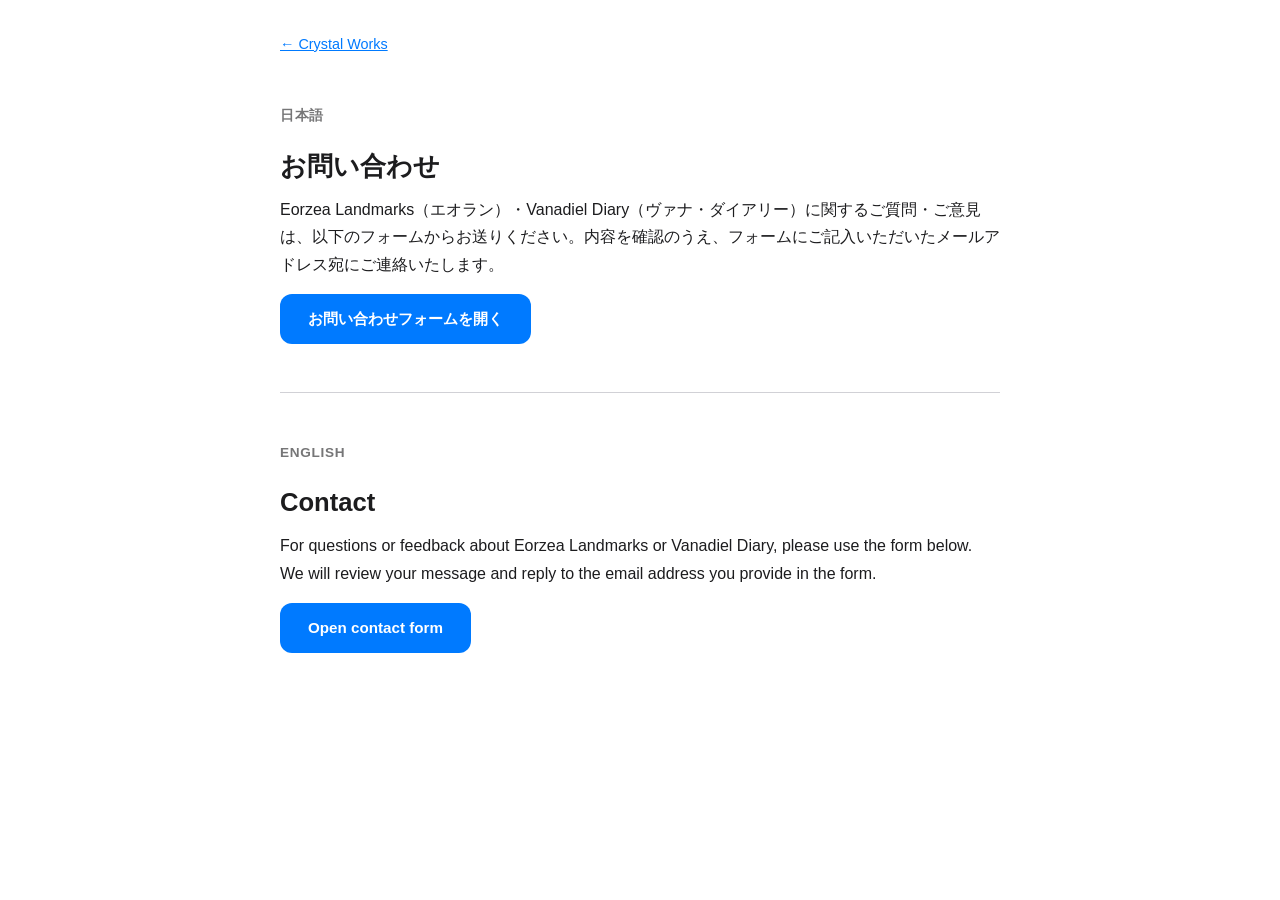
<file: contact.html>
<!doctype html>
<html lang="ja">
<head>
<meta charset="utf-8">
<meta name="viewport" content="width=device-width, initial-scale=1">
<title>お問い合わせ / Contact — Crystal Works</title>
<meta name="description" content="Eorzea Landmarks・Vanadiel Diaryに関するお問い合わせ">
<link rel="stylesheet" href="./style.css">
<link rel="icon" type="image/png" sizes="32x32" href="./favicon-32.png">
<link rel="apple-touch-icon" href="./apple-touch-icon.png">
</head>
<body>
<div class="nav"><a href="./">← Crystal Works</a></div>

<h2 class="lang-label">日本語</h2>
<h1>お問い合わせ</h1>
<p>Eorzea Landmarks（エオラン）・Vanadiel Diary（ヴァナ・ダイアリー）に関するご質問・ご意見は、以下のフォームからお送りください。内容を確認のうえ、フォームにご記入いただいたメールアドレス宛にご連絡いたします。</p>
<p><a class="cta" href="https://forms.gle/iPcC2mJ2RE4CngVE8" target="_blank" rel="noopener">お問い合わせフォームを開く</a></p>

<hr>

<h2 class="lang-label">English</h2>
<h1>Contact</h1>
<p>For questions or feedback about Eorzea Landmarks or Vanadiel Diary, please use the form below. We will review your message and reply to the email address you provide in the form.</p>
<p><a class="cta" href="https://forms.gle/iPcC2mJ2RE4CngVE8" target="_blank" rel="noopener">Open contact form</a></p>

</body>
</html>
</file>
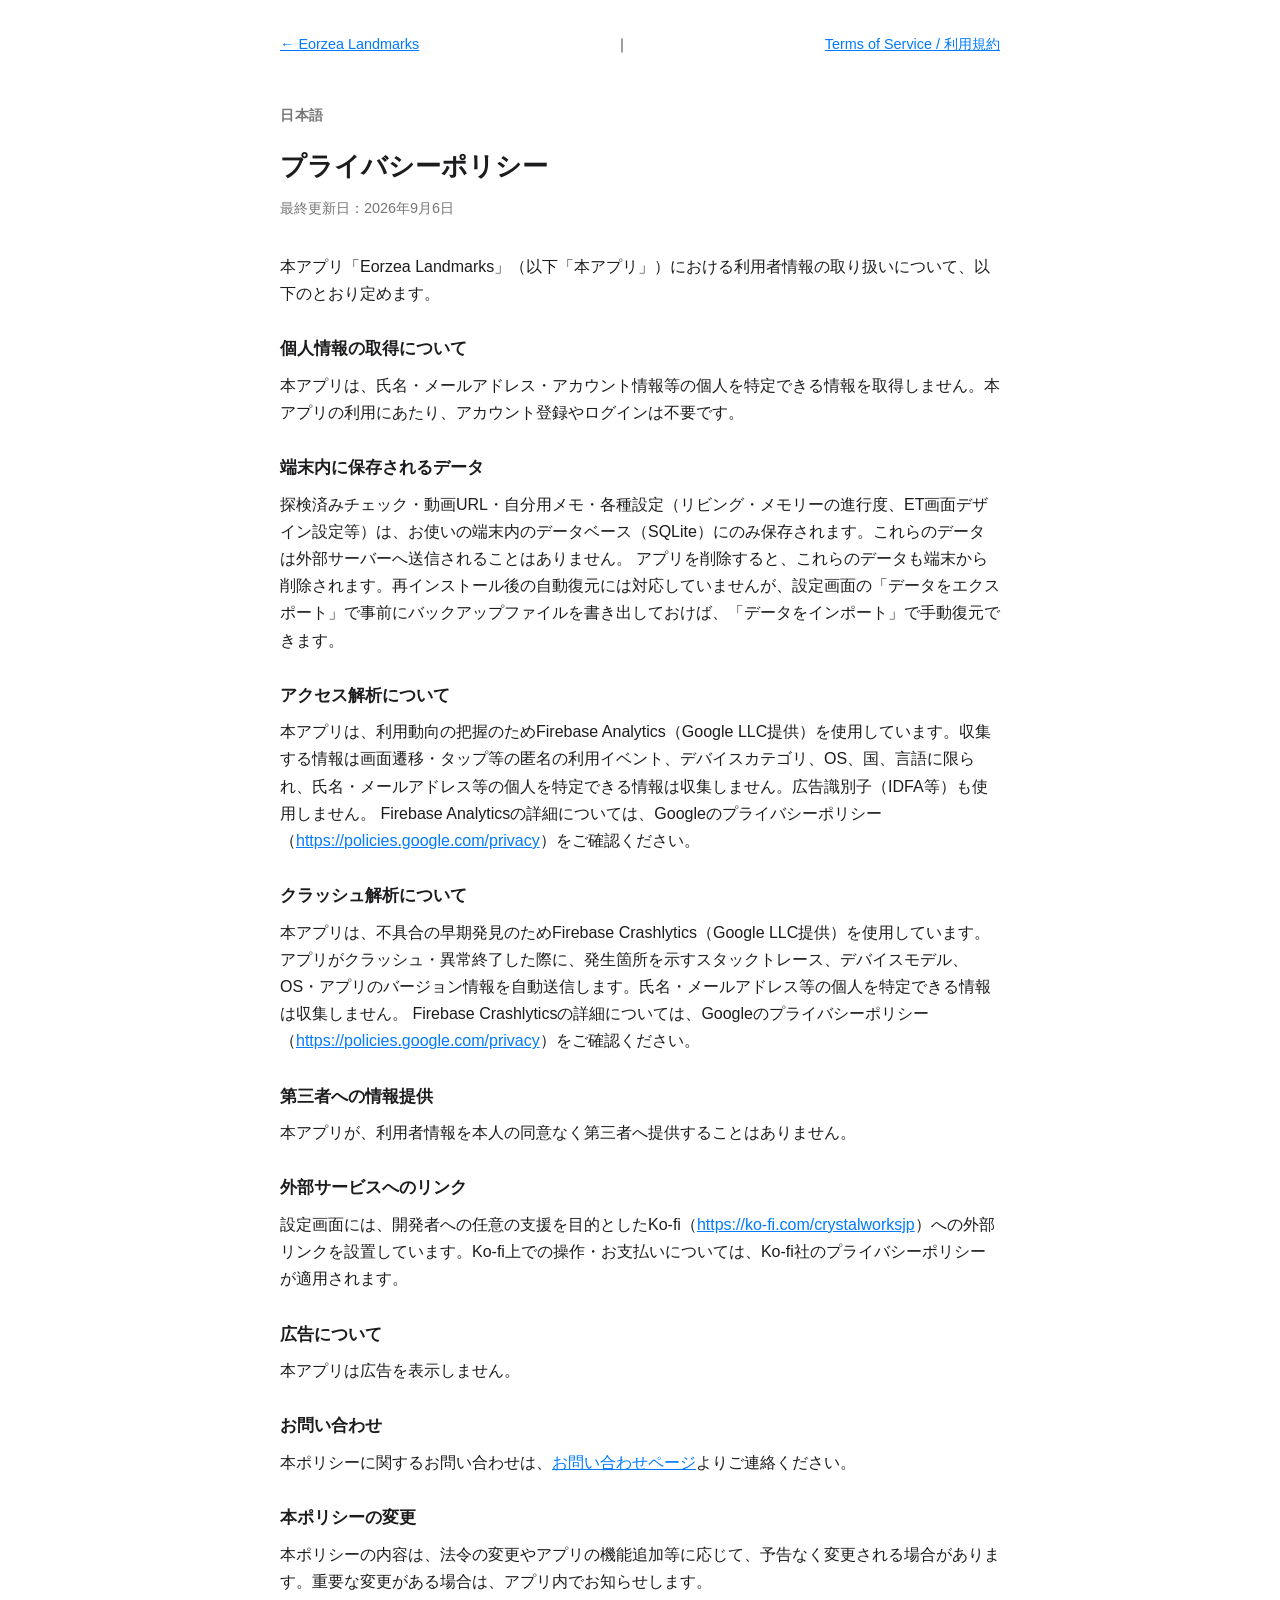
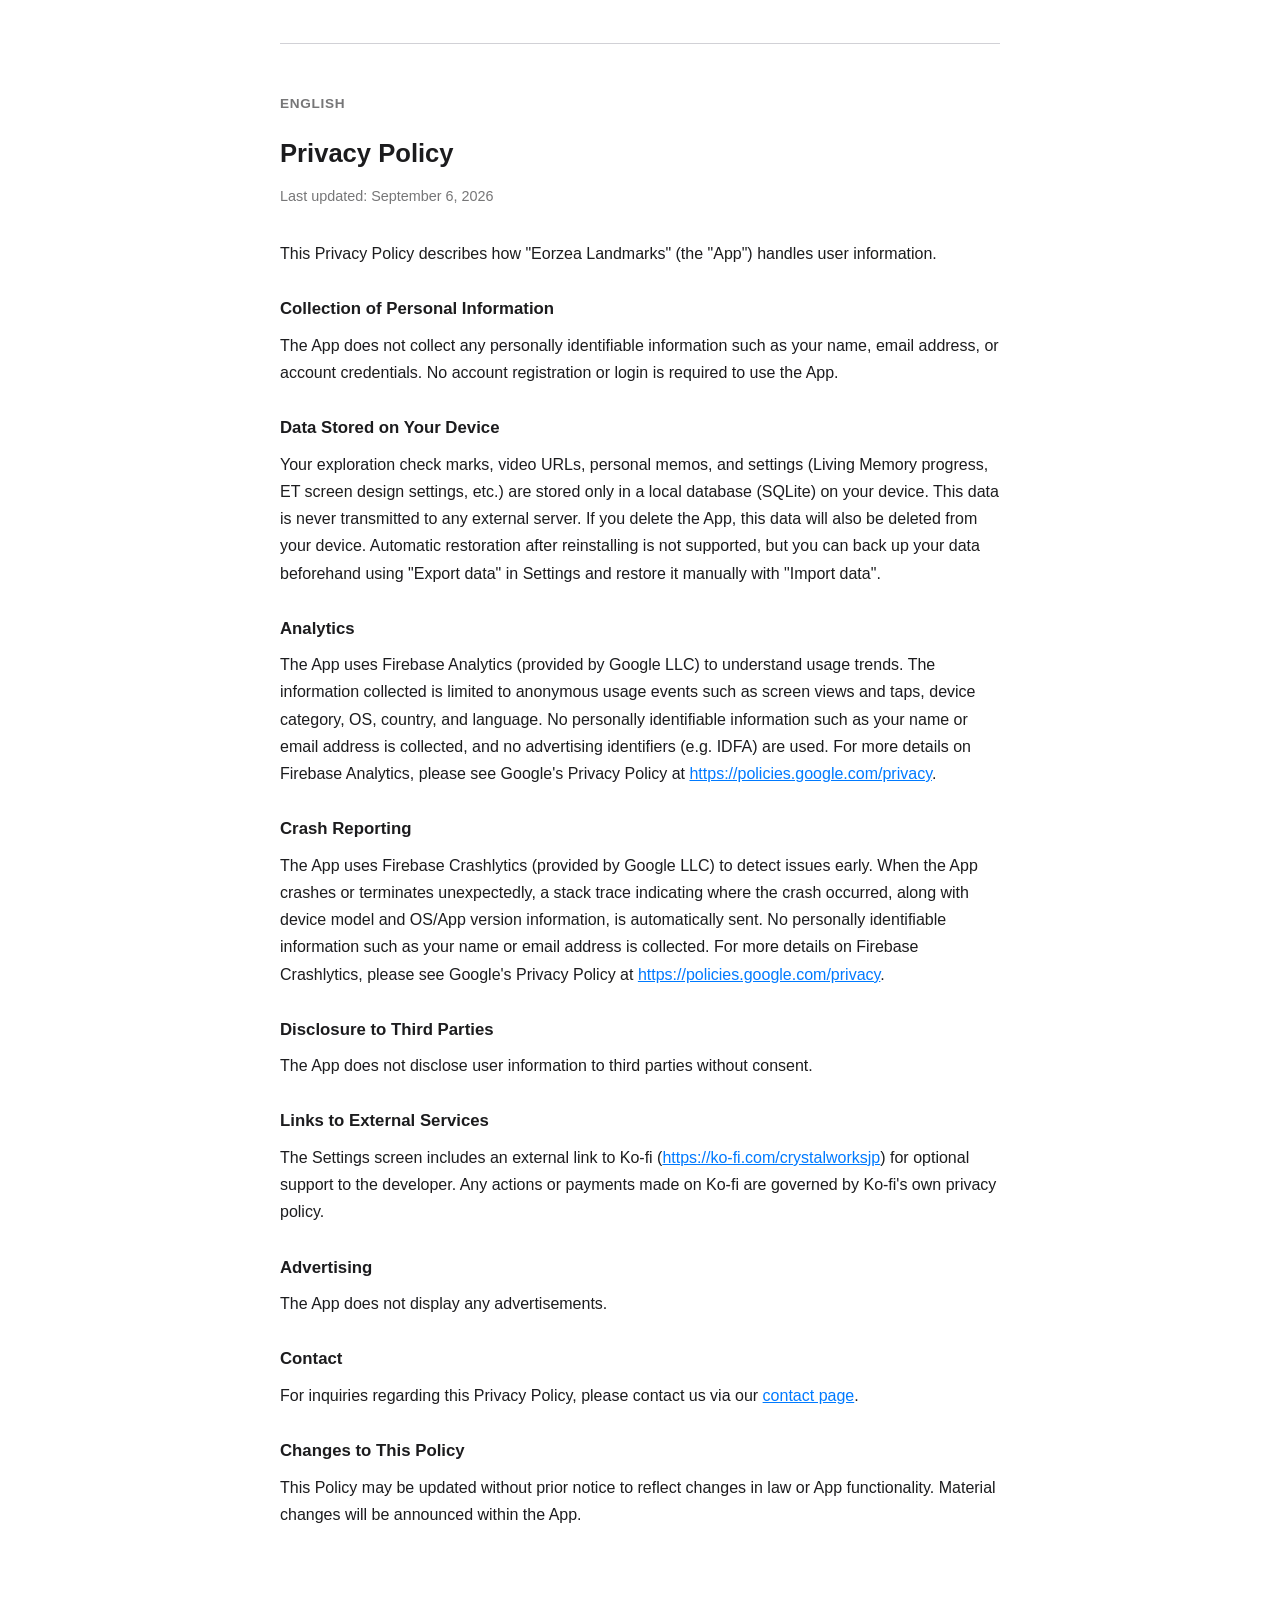
<file: eorzea-landmarks/privacy.html>
<!doctype html>
<html lang="ja">
<head>
<meta charset="utf-8">
<meta name="viewport" content="width=device-width, initial-scale=1">
<title>Privacy Policy / プライバシーポリシー — Eorzea Landmarks</title>
<link rel="stylesheet" href="../style.css">
<link rel="icon" type="image/png" sizes="32x32" href="../favicon-32.png">
<link rel="apple-touch-icon" href="../apple-touch-icon.png">
</head>
<body>
<div class="nav"><a href="./">← Eorzea Landmarks</a> ｜ <a href="./terms.html">Terms of Service / 利用規約</a></div>

<h2 class="lang-label">日本語</h2>
<h1>プライバシーポリシー</h1>
<p class="updated">最終更新日：2026年9月6日</p>

<p>本アプリ「Eorzea Landmarks」（以下「本アプリ」）における利用者情報の取り扱いについて、以下のとおり定めます。</p>

<h3>個人情報の取得について</h3>
<p>本アプリは、氏名・メールアドレス・アカウント情報等の個人を特定できる情報を取得しません。本アプリの利用にあたり、アカウント登録やログインは不要です。</p>

<h3>端末内に保存されるデータ</h3>
<p>探検済みチェック・動画URL・自分用メモ・各種設定（リビング・メモリーの進行度、ET画面デザイン設定等）は、お使いの端末内のデータベース（SQLite）にのみ保存されます。これらのデータは外部サーバーへ送信されることはありません。
アプリを削除すると、これらのデータも端末から削除されます。再インストール後の自動復元には対応していませんが、設定画面の「データをエクスポート」で事前にバックアップファイルを書き出しておけば、「データをインポート」で手動復元できます。</p>

<h3>アクセス解析について</h3>
<p>本アプリは、利用動向の把握のためFirebase Analytics（Google LLC提供）を使用しています。収集する情報は画面遷移・タップ等の匿名の利用イベント、デバイスカテゴリ、OS、国、言語に限られ、氏名・メールアドレス等の個人を特定できる情報は収集しません。広告識別子（IDFA等）も使用しません。
Firebase Analyticsの詳細については、Googleのプライバシーポリシー（<a href="https://policies.google.com/privacy">https://policies.google.com/privacy</a>）をご確認ください。</p>

<h3>クラッシュ解析について</h3>
<p>本アプリは、不具合の早期発見のためFirebase Crashlytics（Google LLC提供）を使用しています。アプリがクラッシュ・異常終了した際に、発生箇所を示すスタックトレース、デバイスモデル、OS・アプリのバージョン情報を自動送信します。氏名・メールアドレス等の個人を特定できる情報は収集しません。
Firebase Crashlyticsの詳細については、Googleのプライバシーポリシー（<a href="https://policies.google.com/privacy">https://policies.google.com/privacy</a>）をご確認ください。</p>

<h3>第三者への情報提供</h3>
<p>本アプリが、利用者情報を本人の同意なく第三者へ提供することはありません。</p>

<h3>外部サービスへのリンク</h3>
<p>設定画面には、開発者への任意の支援を目的としたKo-fi（<a href="https://ko-fi.com/crystalworksjp">https://ko-fi.com/crystalworksjp</a>）への外部リンクを設置しています。Ko-fi上での操作・お支払いについては、Ko-fi社のプライバシーポリシーが適用されます。</p>

<h3>広告について</h3>
<p>本アプリは広告を表示しません。</p>

<h3>お問い合わせ</h3>
<p>本ポリシーに関するお問い合わせは、<a href="../contact.html">お問い合わせページ</a>よりご連絡ください。</p>

<h3>本ポリシーの変更</h3>
<p>本ポリシーの内容は、法令の変更やアプリの機能追加等に応じて、予告なく変更される場合があります。重要な変更がある場合は、アプリ内でお知らせします。</p>

<hr>

<h2 class="lang-label">English</h2>
<h1>Privacy Policy</h1>
<p class="updated">Last updated: September 6, 2026</p>

<p>This Privacy Policy describes how &quot;Eorzea Landmarks&quot; (the &quot;App&quot;) handles user information.</p>

<h3>Collection of Personal Information</h3>
<p>The App does not collect any personally identifiable information such as your name, email address, or account credentials. No account registration or login is required to use the App.</p>

<h3>Data Stored on Your Device</h3>
<p>Your exploration check marks, video URLs, personal memos, and settings (Living Memory progress, ET screen design settings, etc.) are stored only in a local database (SQLite) on your device. This data is never transmitted to any external server.
If you delete the App, this data will also be deleted from your device. Automatic restoration after reinstalling is not supported, but you can back up your data beforehand using &quot;Export data&quot; in Settings and restore it manually with &quot;Import data&quot;.</p>

<h3>Analytics</h3>
<p>The App uses Firebase Analytics (provided by Google LLC) to understand usage trends. The information collected is limited to anonymous usage events such as screen views and taps, device category, OS, country, and language. No personally identifiable information such as your name or email address is collected, and no advertising identifiers (e.g. IDFA) are used.
For more details on Firebase Analytics, please see Google's Privacy Policy at <a href="https://policies.google.com/privacy">https://policies.google.com/privacy</a>.</p>

<h3>Crash Reporting</h3>
<p>The App uses Firebase Crashlytics (provided by Google LLC) to detect issues early. When the App crashes or terminates unexpectedly, a stack trace indicating where the crash occurred, along with device model and OS/App version information, is automatically sent. No personally identifiable information such as your name or email address is collected.
For more details on Firebase Crashlytics, please see Google's Privacy Policy at <a href="https://policies.google.com/privacy">https://policies.google.com/privacy</a>.</p>

<h3>Disclosure to Third Parties</h3>
<p>The App does not disclose user information to third parties without consent.</p>

<h3>Links to External Services</h3>
<p>The Settings screen includes an external link to Ko-fi (<a href="https://ko-fi.com/crystalworksjp">https://ko-fi.com/crystalworksjp</a>) for optional support to the developer. Any actions or payments made on Ko-fi are governed by Ko-fi's own privacy policy.</p>

<h3>Advertising</h3>
<p>The App does not display any advertisements.</p>

<h3>Contact</h3>
<p>For inquiries regarding this Privacy Policy, please contact us via our <a href="../contact.html">contact page</a>.</p>

<h3>Changes to This Policy</h3>
<p>This Policy may be updated without prior notice to reflect changes in law or App functionality. Material changes will be announced within the App.</p>

</body>
</html>
</file>
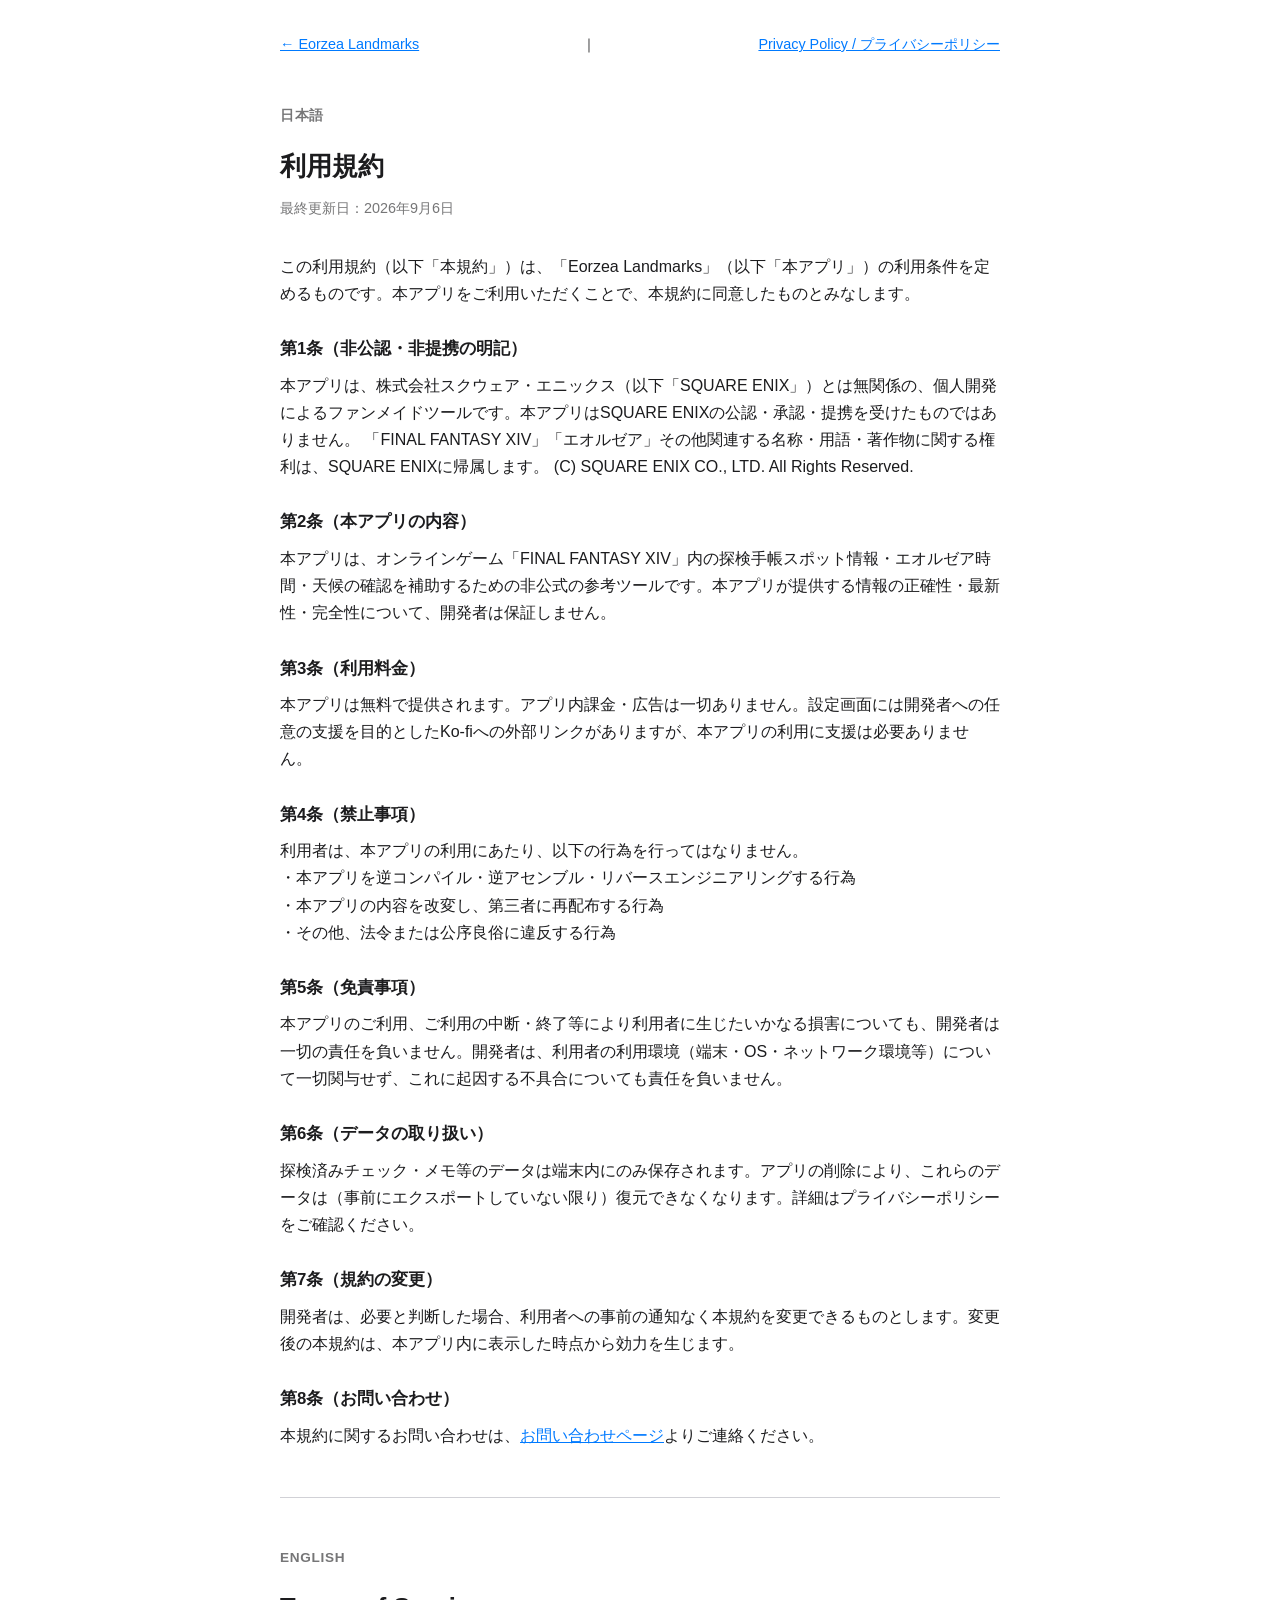
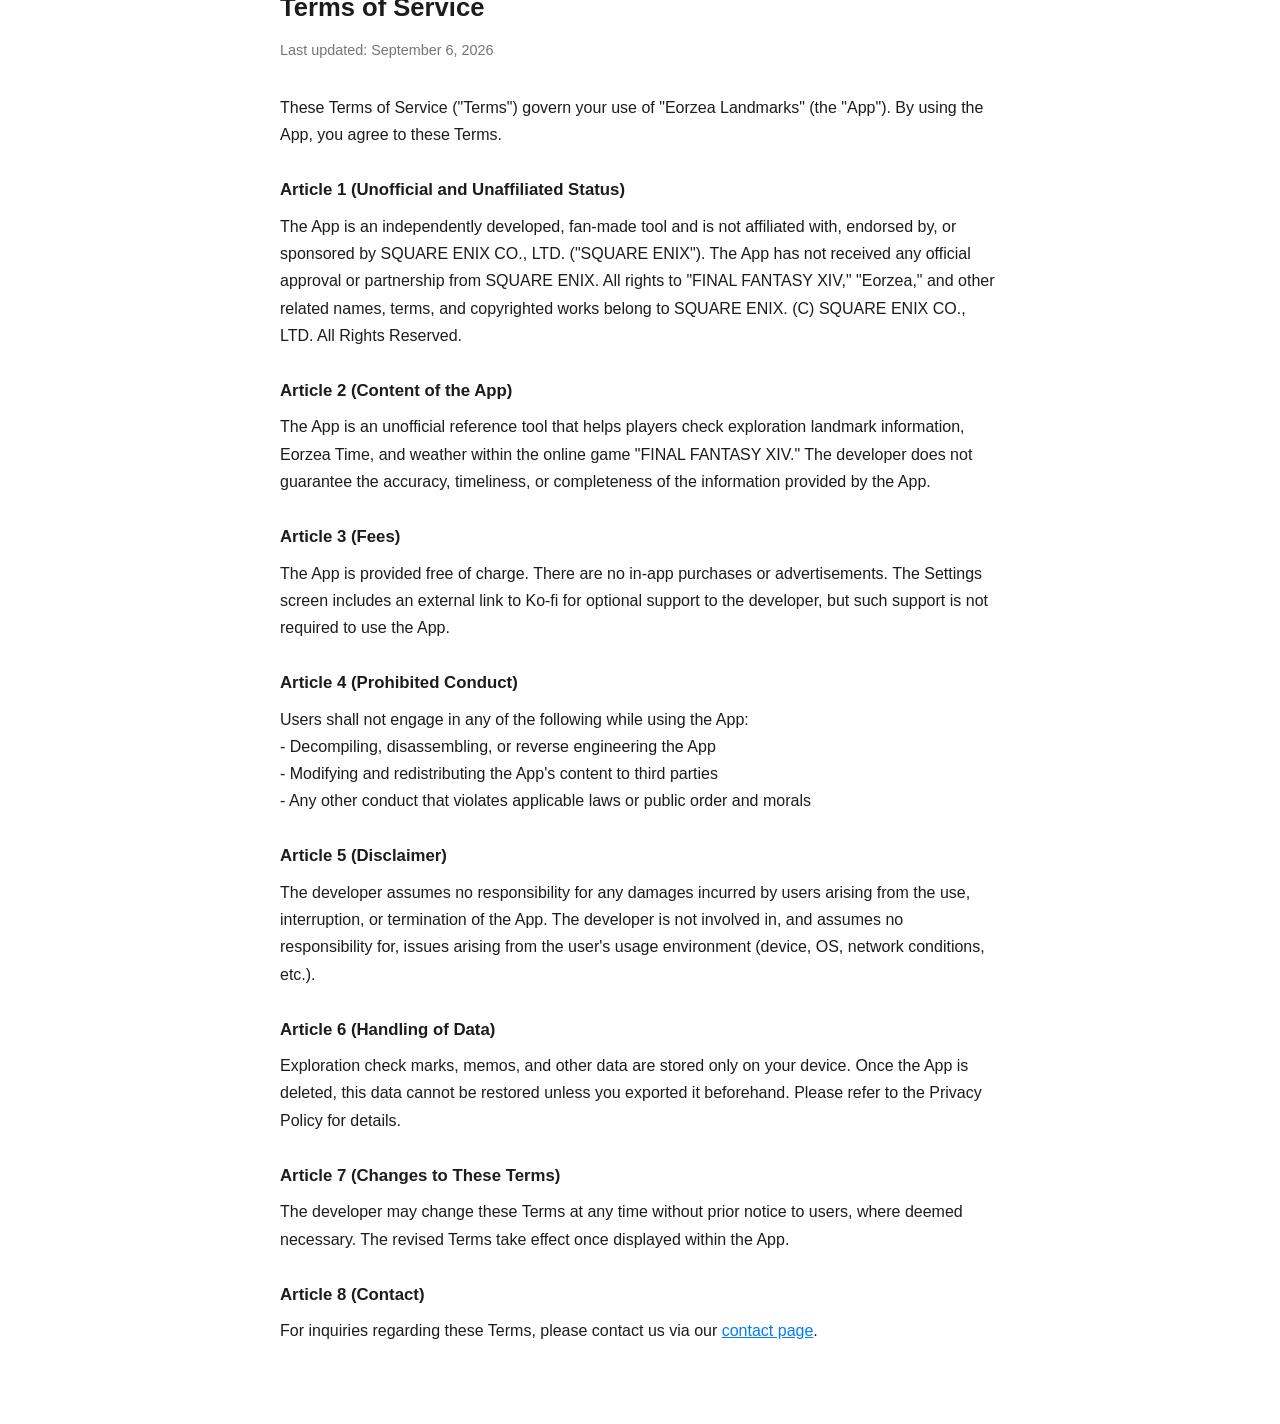
<file: eorzea-landmarks/terms.html>
<!doctype html>
<html lang="ja">
<head>
<meta charset="utf-8">
<meta name="viewport" content="width=device-width, initial-scale=1">
<title>Terms of Service / 利用規約 — Eorzea Landmarks</title>
<link rel="stylesheet" href="../style.css">
<link rel="icon" type="image/png" sizes="32x32" href="../favicon-32.png">
<link rel="apple-touch-icon" href="../apple-touch-icon.png">
</head>
<body>
<div class="nav"><a href="./">← Eorzea Landmarks</a> ｜ <a href="./privacy.html">Privacy Policy / プライバシーポリシー</a></div>

<h2 class="lang-label">日本語</h2>
<h1>利用規約</h1>
<p class="updated">最終更新日：2026年9月6日</p>

<p>この利用規約（以下「本規約」）は、「Eorzea Landmarks」（以下「本アプリ」）の利用条件を定めるものです。本アプリをご利用いただくことで、本規約に同意したものとみなします。</p>

<h3>第1条（非公認・非提携の明記）</h3>
<p>本アプリは、株式会社スクウェア・エニックス（以下「SQUARE ENIX」）とは無関係の、個人開発によるファンメイドツールです。本アプリはSQUARE ENIXの公認・承認・提携を受けたものではありません。
「FINAL FANTASY XIV」「エオルゼア」その他関連する名称・用語・著作物に関する権利は、SQUARE ENIXに帰属します。
(C) SQUARE ENIX CO., LTD. All Rights Reserved.</p>

<h3>第2条（本アプリの内容）</h3>
<p>本アプリは、オンラインゲーム「FINAL FANTASY XIV」内の探検手帳スポット情報・エオルゼア時間・天候の確認を補助するための非公式の参考ツールです。本アプリが提供する情報の正確性・最新性・完全性について、開発者は保証しません。</p>

<h3>第3条（利用料金）</h3>
<p>本アプリは無料で提供されます。アプリ内課金・広告は一切ありません。設定画面には開発者への任意の支援を目的としたKo-fiへの外部リンクがありますが、本アプリの利用に支援は必要ありません。</p>

<h3>第4条（禁止事項）</h3>
<p>利用者は、本アプリの利用にあたり、以下の行為を行ってはなりません。<br>
・本アプリを逆コンパイル・逆アセンブル・リバースエンジニアリングする行為<br>
・本アプリの内容を改変し、第三者に再配布する行為<br>
・その他、法令または公序良俗に違反する行為</p>

<h3>第5条（免責事項）</h3>
<p>本アプリのご利用、ご利用の中断・終了等により利用者に生じたいかなる損害についても、開発者は一切の責任を負いません。開発者は、利用者の利用環境（端末・OS・ネットワーク環境等）について一切関与せず、これに起因する不具合についても責任を負いません。</p>

<h3>第6条（データの取り扱い）</h3>
<p>探検済みチェック・メモ等のデータは端末内にのみ保存されます。アプリの削除により、これらのデータは（事前にエクスポートしていない限り）復元できなくなります。詳細はプライバシーポリシーをご確認ください。</p>

<h3>第7条（規約の変更）</h3>
<p>開発者は、必要と判断した場合、利用者への事前の通知なく本規約を変更できるものとします。変更後の本規約は、本アプリ内に表示した時点から効力を生じます。</p>

<h3>第8条（お問い合わせ）</h3>
<p>本規約に関するお問い合わせは、<a href="../contact.html">お問い合わせページ</a>よりご連絡ください。</p>

<hr>

<h2 class="lang-label">English</h2>
<h1>Terms of Service</h1>
<p class="updated">Last updated: September 6, 2026</p>

<p>These Terms of Service (&quot;Terms&quot;) govern your use of &quot;Eorzea Landmarks&quot; (the &quot;App&quot;). By using the App, you agree to these Terms.</p>

<h3>Article 1 (Unofficial and Unaffiliated Status)</h3>
<p>The App is an independently developed, fan-made tool and is not affiliated with, endorsed by, or sponsored by SQUARE ENIX CO., LTD. (&quot;SQUARE ENIX&quot;). The App has not received any official approval or partnership from SQUARE ENIX.
All rights to &quot;FINAL FANTASY XIV,&quot; &quot;Eorzea,&quot; and other related names, terms, and copyrighted works belong to SQUARE ENIX.
(C) SQUARE ENIX CO., LTD. All Rights Reserved.</p>

<h3>Article 2 (Content of the App)</h3>
<p>The App is an unofficial reference tool that helps players check exploration landmark information, Eorzea Time, and weather within the online game &quot;FINAL FANTASY XIV.&quot; The developer does not guarantee the accuracy, timeliness, or completeness of the information provided by the App.</p>

<h3>Article 3 (Fees)</h3>
<p>The App is provided free of charge. There are no in-app purchases or advertisements. The Settings screen includes an external link to Ko-fi for optional support to the developer, but such support is not required to use the App.</p>

<h3>Article 4 (Prohibited Conduct)</h3>
<p>Users shall not engage in any of the following while using the App:<br>
- Decompiling, disassembling, or reverse engineering the App<br>
- Modifying and redistributing the App's content to third parties<br>
- Any other conduct that violates applicable laws or public order and morals</p>

<h3>Article 5 (Disclaimer)</h3>
<p>The developer assumes no responsibility for any damages incurred by users arising from the use, interruption, or termination of the App. The developer is not involved in, and assumes no responsibility for, issues arising from the user's usage environment (device, OS, network conditions, etc.).</p>

<h3>Article 6 (Handling of Data)</h3>
<p>Exploration check marks, memos, and other data are stored only on your device. Once the App is deleted, this data cannot be restored unless you exported it beforehand. Please refer to the Privacy Policy for details.</p>

<h3>Article 7 (Changes to These Terms)</h3>
<p>The developer may change these Terms at any time without prior notice to users, where deemed necessary. The revised Terms take effect once displayed within the App.</p>

<h3>Article 8 (Contact)</h3>
<p>For inquiries regarding these Terms, please contact us via our <a href="../contact.html">contact page</a>.</p>

</body>
</html>
</file>
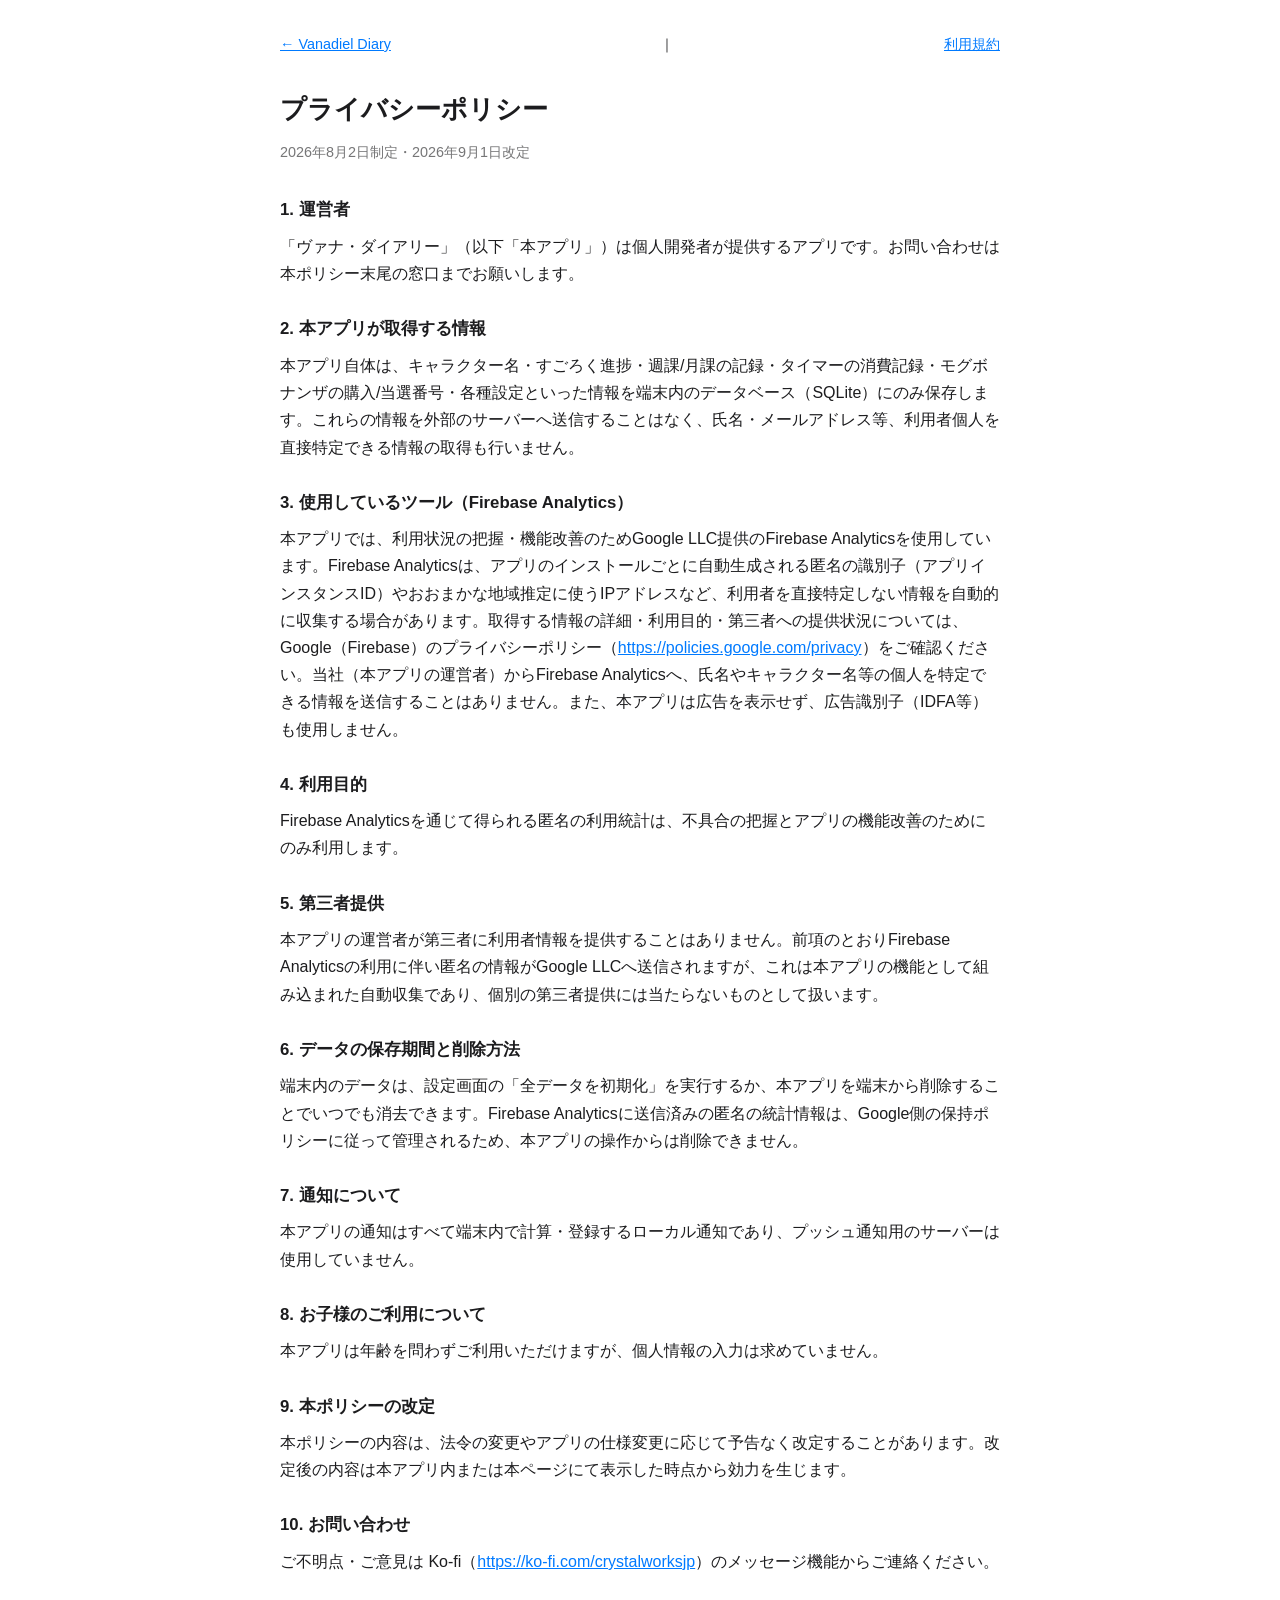
<file: vanadiel-diary/privacy.html>
<!doctype html>
<html lang="ja">
<head>
<meta charset="utf-8">
<meta name="viewport" content="width=device-width, initial-scale=1">
<title>プライバシーポリシー — Vanadiel Diary</title>
<link rel="stylesheet" href="../style.css">
<link rel="icon" type="image/png" sizes="32x32" href="../favicon-32.png">
<link rel="apple-touch-icon" href="../apple-touch-icon.png">
</head>
<body>
<div class="nav"><a href="./">← Vanadiel Diary</a> ｜ <a href="./terms.html">利用規約</a></div>

<h1>プライバシーポリシー</h1>
<p class="updated">2026年8月2日制定・2026年9月1日改定</p>

<h3>1. 運営者</h3>
<p>「ヴァナ・ダイアリー」（以下「本アプリ」）は個人開発者が提供するアプリです。お問い合わせは本ポリシー末尾の窓口までお願いします。</p>

<h3>2. 本アプリが取得する情報</h3>
<p>本アプリ自体は、キャラクター名・すごろく進捗・週課/月課の記録・タイマーの消費記録・モグボナンザの購入/当選番号・各種設定といった情報を端末内のデータベース（SQLite）にのみ保存します。これらの情報を外部のサーバーへ送信することはなく、氏名・メールアドレス等、利用者個人を直接特定できる情報の取得も行いません。</p>

<h3>3. 使用しているツール（Firebase Analytics）</h3>
<p>本アプリでは、利用状況の把握・機能改善のためGoogle LLC提供のFirebase Analyticsを使用しています。Firebase Analyticsは、アプリのインストールごとに自動生成される匿名の識別子（アプリインスタンスID）やおおまかな地域推定に使うIPアドレスなど、利用者を直接特定しない情報を自動的に収集する場合があります。取得する情報の詳細・利用目的・第三者への提供状況については、Google（Firebase）のプライバシーポリシー（<a href="https://policies.google.com/privacy">https://policies.google.com/privacy</a>）をご確認ください。当社（本アプリの運営者）からFirebase Analyticsへ、氏名やキャラクター名等の個人を特定できる情報を送信することはありません。また、本アプリは広告を表示せず、広告識別子（IDFA等）も使用しません。</p>

<h3>4. 利用目的</h3>
<p>Firebase Analyticsを通じて得られる匿名の利用統計は、不具合の把握とアプリの機能改善のためにのみ利用します。</p>

<h3>5. 第三者提供</h3>
<p>本アプリの運営者が第三者に利用者情報を提供することはありません。前項のとおりFirebase Analyticsの利用に伴い匿名の情報がGoogle LLCへ送信されますが、これは本アプリの機能として組み込まれた自動収集であり、個別の第三者提供には当たらないものとして扱います。</p>

<h3>6. データの保存期間と削除方法</h3>
<p>端末内のデータは、設定画面の「全データを初期化」を実行するか、本アプリを端末から削除することでいつでも消去できます。Firebase Analyticsに送信済みの匿名の統計情報は、Google側の保持ポリシーに従って管理されるため、本アプリの操作からは削除できません。</p>

<h3>7. 通知について</h3>
<p>本アプリの通知はすべて端末内で計算・登録するローカル通知であり、プッシュ通知用のサーバーは使用していません。</p>

<h3>8. お子様のご利用について</h3>
<p>本アプリは年齢を問わずご利用いただけますが、個人情報の入力は求めていません。</p>

<h3>9. 本ポリシーの改定</h3>
<p>本ポリシーの内容は、法令の変更やアプリの仕様変更に応じて予告なく改定することがあります。改定後の内容は本アプリ内または本ページにて表示した時点から効力を生じます。</p>

<h3>10. お問い合わせ</h3>
<p>ご不明点・ご意見は Ko-fi（<a href="https://ko-fi.com/crystalworksjp">https://ko-fi.com/crystalworksjp</a>）のメッセージ機能からご連絡ください。</p>

</body>
</html>
</file>
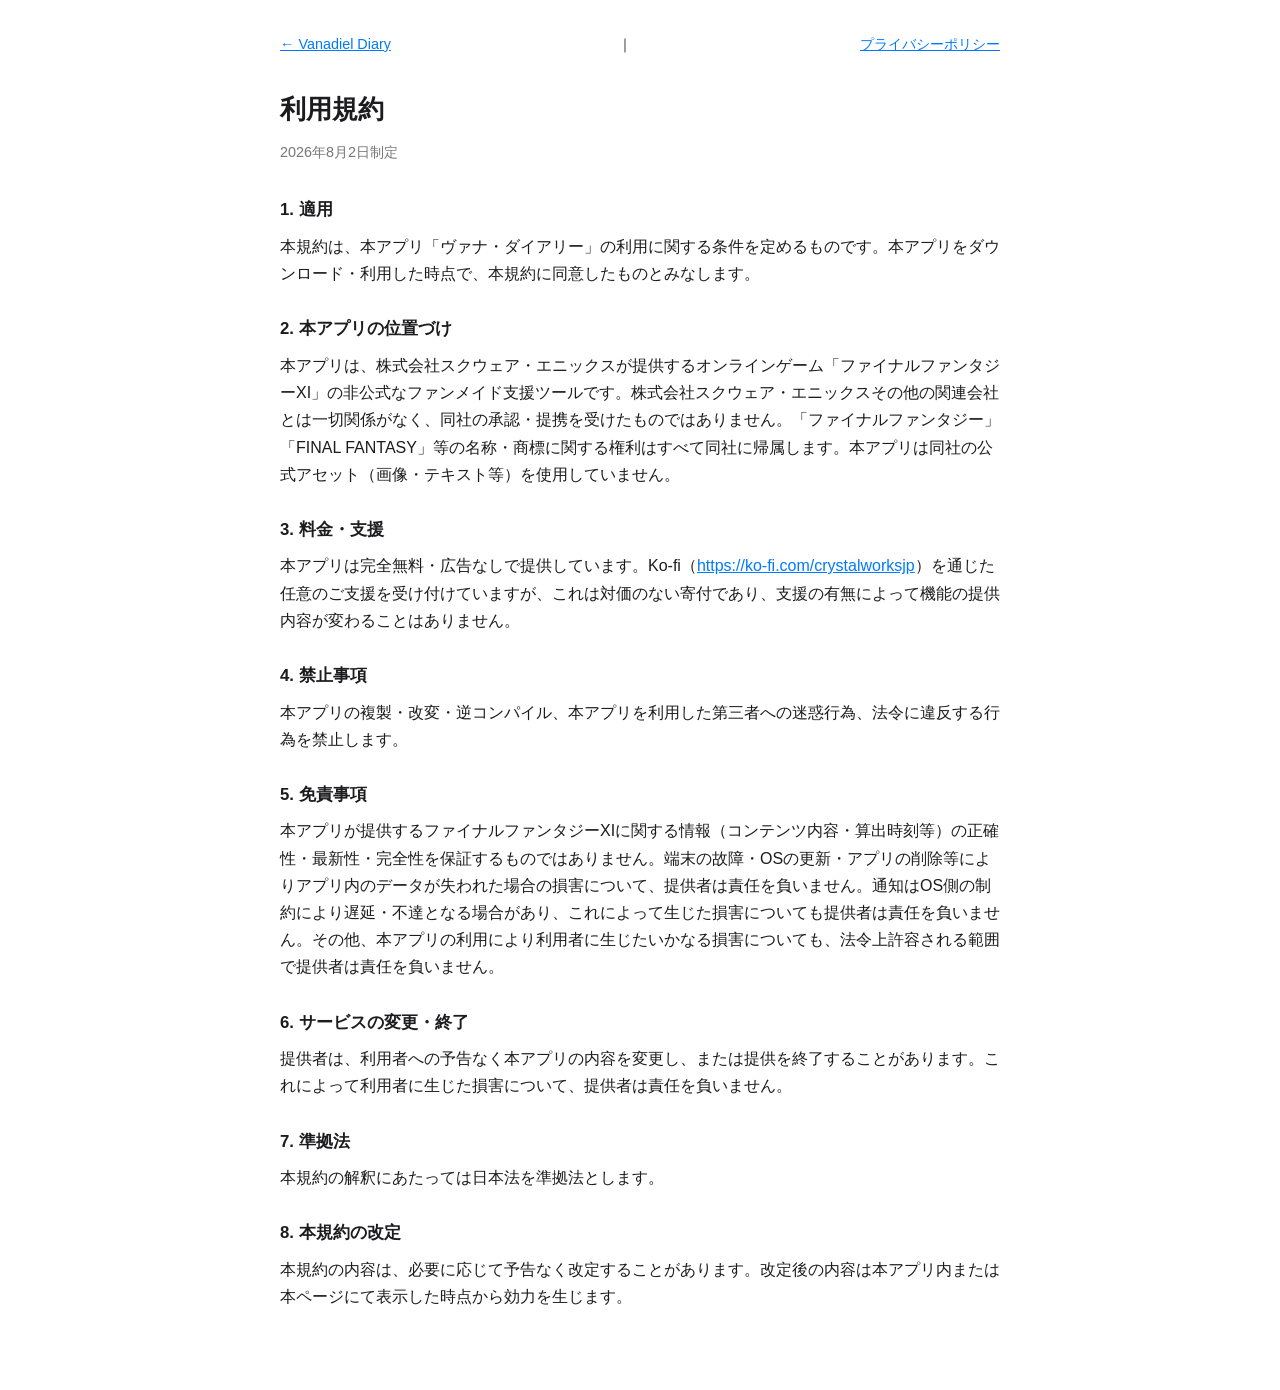
<file: vanadiel-diary/terms.html>
<!doctype html>
<html lang="ja">
<head>
<meta charset="utf-8">
<meta name="viewport" content="width=device-width, initial-scale=1">
<title>利用規約 — Vanadiel Diary</title>
<link rel="stylesheet" href="../style.css">
<link rel="icon" type="image/png" sizes="32x32" href="../favicon-32.png">
<link rel="apple-touch-icon" href="../apple-touch-icon.png">
</head>
<body>
<div class="nav"><a href="./">← Vanadiel Diary</a> ｜ <a href="./privacy.html">プライバシーポリシー</a></div>

<h1>利用規約</h1>
<p class="updated">2026年8月2日制定</p>

<h3>1. 適用</h3>
<p>本規約は、本アプリ「ヴァナ・ダイアリー」の利用に関する条件を定めるものです。本アプリをダウンロード・利用した時点で、本規約に同意したものとみなします。</p>

<h3>2. 本アプリの位置づけ</h3>
<p>本アプリは、株式会社スクウェア・エニックスが提供するオンラインゲーム「ファイナルファンタジーXI」の非公式なファンメイド支援ツールです。株式会社スクウェア・エニックスその他の関連会社とは一切関係がなく、同社の承認・提携を受けたものではありません。「ファイナルファンタジー」「FINAL FANTASY」等の名称・商標に関する権利はすべて同社に帰属します。本アプリは同社の公式アセット（画像・テキスト等）を使用していません。</p>

<h3>3. 料金・支援</h3>
<p>本アプリは完全無料・広告なしで提供しています。Ko-fi（<a href="https://ko-fi.com/crystalworksjp">https://ko-fi.com/crystalworksjp</a>）を通じた任意のご支援を受け付けていますが、これは対価のない寄付であり、支援の有無によって機能の提供内容が変わることはありません。</p>

<h3>4. 禁止事項</h3>
<p>本アプリの複製・改変・逆コンパイル、本アプリを利用した第三者への迷惑行為、法令に違反する行為を禁止します。</p>

<h3>5. 免責事項</h3>
<p>本アプリが提供するファイナルファンタジーXIに関する情報（コンテンツ内容・算出時刻等）の正確性・最新性・完全性を保証するものではありません。端末の故障・OSの更新・アプリの削除等によりアプリ内のデータが失われた場合の損害について、提供者は責任を負いません。通知はOS側の制約により遅延・不達となる場合があり、これによって生じた損害についても提供者は責任を負いません。その他、本アプリの利用により利用者に生じたいかなる損害についても、法令上許容される範囲で提供者は責任を負いません。</p>

<h3>6. サービスの変更・終了</h3>
<p>提供者は、利用者への予告なく本アプリの内容を変更し、または提供を終了することがあります。これによって利用者に生じた損害について、提供者は責任を負いません。</p>

<h3>7. 準拠法</h3>
<p>本規約の解釈にあたっては日本法を準拠法とします。</p>

<h3>8. 本規約の改定</h3>
<p>本規約の内容は、必要に応じて予告なく改定することがあります。改定後の内容は本アプリ内または本ページにて表示した時点から効力を生じます。</p>

</body>
</html>
</file>
<file: style.css>
:root {
  color-scheme: light;
}

body {
  font-family: -apple-system, BlinkMacSystemFont, "Hiragino Sans", "Segoe UI", Roboto, sans-serif;
  line-height: 1.7;
  max-width: 720px;
  margin: 0 auto;
  padding: 2rem 1.25rem 4rem;
  color: #1c1c1e;
  background: #ffffff;
}

h1 {
  font-size: 1.6rem;
  margin-bottom: 0.25rem;
}

h2.lang-label {
  font-size: 0.85rem;
  font-weight: 600;
  letter-spacing: 0.05em;
  text-transform: uppercase;
  opacity: 0.6;
  margin-top: 3rem;
  margin-bottom: 0.5rem;
}

.tagline {
  opacity: 0.7;
  margin-bottom: 2.5rem;
}

.updated {
  opacity: 0.6;
  font-size: 0.9rem;
  margin-bottom: 2rem;
}

h3 {
  font-size: 1.05rem;
  margin-top: 1.75rem;
  margin-bottom: 0.5rem;
}

p {
  margin: 0.5rem 0 1rem;
}

hr {
  margin: 3rem 0;
  border: none;
  border-top: 1px solid #d1d1d6;
}

a {
  color: #007aff;
}

.nav {
  display: flex;
  justify-content: space-between;
  align-items: center;
  gap: 1rem;
  margin-bottom: 2rem;
  font-size: 0.9rem;
}

.card {
  display: block;
  border: 1px solid #d1d1d6;
  border-radius: 12px;
  padding: 1.25rem 1.5rem;
  margin: 1rem 0;
  text-decoration: none;
  color: inherit;
}

.card h3 {
  margin-top: 0;
  color: #007aff;
}

.card p {
  margin-bottom: 0;
  opacity: 0.8;
  font-size: 0.95rem;
}

.footer-links {
  margin-top: 3rem;
  font-size: 0.9rem;
  opacity: 0.8;
}

/* ===== プロダクト紹介ページ用 ===== */

.hero {
  text-align: center;
  margin-bottom: 2.5rem;
}

.hero-icon {
  width: 96px;
  height: 96px;
  border-radius: 22px;
  box-shadow: 0 4px 16px rgba(0, 0, 0, 0.15);
  margin-bottom: 1rem;
}

.hero h1 {
  font-size: 1.75rem;
  margin-bottom: 0.15rem;
}

.hero .subtitle {
  opacity: 0.6;
  font-size: 1rem;
  margin-bottom: 1rem;
}

.hero .lead {
  max-width: 480px;
  margin: 0 auto 1.5rem;
  opacity: 0.85;
}

.badges {
  display: flex;
  justify-content: center;
  gap: 0.5rem;
  flex-wrap: wrap;
  margin-bottom: 1.5rem;
}

.badge {
  display: inline-block;
  border: 1px solid #d1d1d6;
  border-radius: 999px;
  padding: 0.3rem 0.9rem;
  font-size: 0.8rem;
  opacity: 0.75;
}

.cta {
  display: inline-block;
  background: #007aff;
  color: #fff;
  border-radius: 12px;
  padding: 0.75rem 1.75rem;
  font-weight: 600;
  text-decoration: none;
  font-size: 0.95rem;
}

.cta.disabled {
  background: #8e8e93;
  opacity: 0.6;
  pointer-events: none;
}

.screenshot-scroll {
  display: flex;
  gap: 0.75rem;
  overflow-x: auto;
  margin: 2rem -1.25rem;
  padding: 0 1.25rem 0.5rem;
  -webkit-overflow-scrolling: touch;
}

.screenshot-scroll img {
  height: 380px;
  width: auto;
  border-radius: 16px;
  box-shadow: 0 4px 20px rgba(0, 0, 0, 0.15);
  flex-shrink: 0;
}

section.features {
  margin: 2.5rem 0;
}

.feature-grid {
  display: grid;
  grid-template-columns: 1fr 1fr;
  gap: 1rem;
}

@media (max-width: 480px) {
  .feature-grid {
    grid-template-columns: 1fr;
  }
}

.feature {
  border: 1px solid #d1d1d6;
  border-radius: 12px;
  padding: 1.1rem 1.25rem;
}

.feature h3 {
  margin-top: 0;
  font-size: 0.95rem;
}

.feature p {
  margin: 0;
  font-size: 0.88rem;
  opacity: 0.75;
}

.section-title {
  text-align: center;
  font-size: 1.2rem;
  margin-bottom: 1.25rem;
}

.disclaimer {
  font-size: 0.78rem;
  opacity: 0.55;
  margin-top: 3rem;
}

.support {
  text-align: center;
  border: 1px solid #d1d1d6;
  border-radius: 12px;
  padding: 1.5rem;
  margin: 2rem 0;
}

.support p {
  margin-bottom: 1rem;
}

.support img {
  height: 40px;
  width: auto;
  border: 0;
}

/* ===== 告知バナー・参加導線・開発者情報 ===== */

.announce {
  border: 1px solid #007aff;
  background: #f0f7ff;
  border-radius: 12px;
  padding: 1.1rem 1.35rem;
  margin-bottom: 2.5rem;
}

.announce h2 {
  font-size: 1rem;
  margin: 0 0 0.4rem;
}

.announce p {
  margin: 0;
  font-size: 0.9rem;
}

.cta-row {
  display: flex;
  justify-content: center;
  gap: 0.75rem;
  flex-wrap: wrap;
}

.cta.secondary {
  background: #ffffff;
  color: #007aff;
  border: 1px solid #007aff;
}

.panel {
  border: 1px solid #d1d1d6;
  border-radius: 12px;
  padding: 1.5rem;
  margin: 2.5rem 0;
}

.panel h2 {
  font-size: 1.15rem;
  margin: 0 0 0.75rem;
}

.panel h3 {
  font-size: 0.95rem;
  margin-top: 1.5rem;
}

/* 番号付きの手順リスト */
.steps {
  counter-reset: step;
  list-style: none;
  padding: 0;
  margin: 0.75rem 0 0;
}

.steps li {
  counter-increment: step;
  position: relative;
  padding-left: 2.4rem;
  margin-bottom: 0.9rem;
  font-size: 0.92rem;
}

.steps li::before {
  content: counter(step);
  position: absolute;
  left: 0;
  top: 0.05rem;
  width: 1.7rem;
  height: 1.7rem;
  border-radius: 999px;
  background: #007aff;
  color: #ffffff;
  font-size: 0.85rem;
  font-weight: 600;
  display: flex;
  align-items: center;
  justify-content: center;
}

.facts {
  padding-left: 1.2rem;
  margin: 0.5rem 0 0;
  font-size: 0.92rem;
}

.facts li {
  margin-bottom: 0.45rem;
}

/* 補足・注意書き用の小さめテキスト */
.fine {
  font-size: 0.85rem;
  opacity: 0.75;
}
</file>
